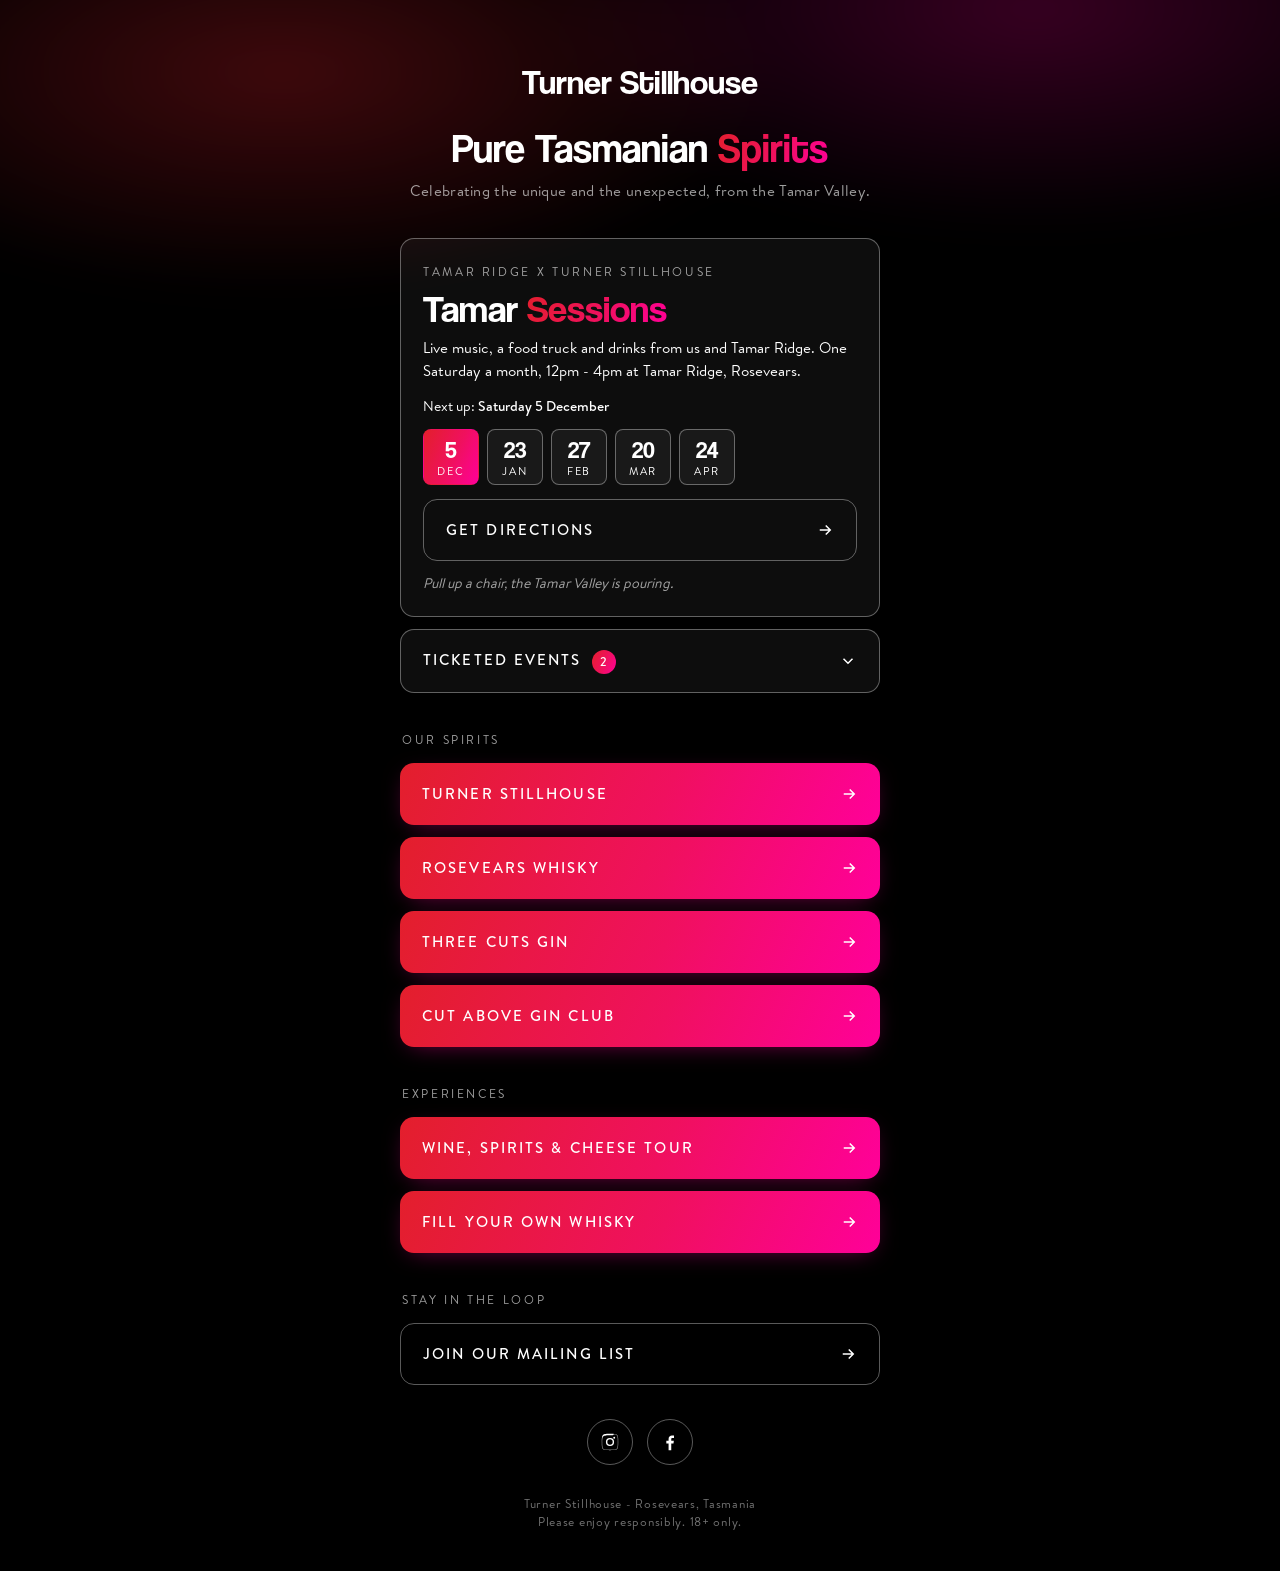
<file: index.html>
<!doctype html>
<html lang="en-AU">
<head>
<meta charset="utf-8">
<meta name="viewport" content="width=device-width, initial-scale=1, viewport-fit=cover">
<title>Turner Stillhouse | Links</title>
<meta name="description" content="Turner Stillhouse - Pure Tasmanian spirits from the Tamar Valley. Rosevears Whisky, Three Cuts Gin, experiences and upcoming events.">
<meta name="theme-color" content="#000000">
<meta property="og:title" content="Turner Stillhouse">
<meta property="og:description" content="Pure Tasmanian spirits that celebrate the unique and the unexpected.">
<link rel="icon" href="https://turnerstillhouse.com/wp-content/uploads/2025/04/logo-header.svg">
<link rel="stylesheet" href="shared/hub.css?v=20261123b">
<style>
  @font-face { font-family: "Coolvetica"; src: local("Coolvetica"), local("Coolvetica Rg"), url("fonts/coolvetica.woff2") format("woff2"); font-weight: 400; font-display: swap; }
  @font-face { font-family: "Brandon"; src: url("fonts/brandon-regular.woff2") format("woff2"); font-weight: 400; font-display: swap; }
  @font-face { font-family: "Brandon"; src: url("fonts/brandon-medium.woff2") format("woff2"); font-weight: 500 700; font-display: swap; }
  :root {
    --bg: #000000; --fg: #ffffff;
    --muted: rgba(255,255,255,.62);
    --line: rgba(255,255,255,.35);
    --card: rgba(255,255,255,.05); --card-hover: rgba(255,255,255,.1);
    --grad: linear-gradient(115deg, #e31f2c 0%, #f0105f 55%, #ff0099 100%);
    --accent-grad: var(--grad);
    --btn-fg: #ffffff; --btn-shadow: 0 6px 24px -10px rgba(255,0,153,.55);
    --chip-bg: var(--grad); --chip-fg: #ffffff;
    --head: "Coolvetica", "Helvetica Neue", Helvetica, Arial, sans-serif;
    --body: "Brandon", "Helvetica Neue", Arial, sans-serif;
  }
  body::before {
    content: ""; position: fixed; inset: -20vh -20vw auto; height: 70vh; z-index: 0; pointer-events: none;
    background: radial-gradient(40% 50% at 30% 40%, rgba(227,31,44,.28), transparent 70%), radial-gradient(40% 50% at 72% 30%, rgba(255,0,153,.22), transparent 70%);
    filter: blur(20px);
  }
  .logo { width: min(260px, 72%); }
  footer { color: rgba(255,255,255,.45); }
</style>
</head>
<body>
<main class="wrap">
  <header>
    <img class="logo" src="https://turnerstillhouse.com/wp-content/uploads/2025/04/logo-header.svg" alt="Turner Stillhouse"
         onerror="this.outerHTML='<div class=&quot;logo-fallback&quot;>Turner Stillhouse</div>'">
    <h1>Pure Tasmanian <span class="hl">Spirits</span></h1>
    <p class="tag">Celebrating the unique and the unexpected, from the Tamar Valley.</p>
  </header>

  <nav class="links" aria-label="Turner Stillhouse links">
    <!-- Tamar Sessions, promos + events come from shared/hub.js -->
    <div data-hub="sessions"></div>
    <div data-hub="promos"></div>
    <div data-hub="events" data-title="Ticketed Events"></div>

    <p class="label">Our Spirits</p>
    <a class="btn" href="https://turnerstillhouse.com/" target="_blank" rel="noopener"><span>Turner Stillhouse</span><svg class="arrow" viewBox="0 0 24 24" fill="none" stroke="currentColor" stroke-width="2" aria-hidden="true"><path d="M5 12h14M13 6l6 6-6 6"/></svg></a>
    <a class="btn" href="https://turnerstillhouse.com/our-spirits/rosevears/" target="_blank" rel="noopener"><span>Rosevears Whisky</span><svg class="arrow" viewBox="0 0 24 24" fill="none" stroke="currentColor" stroke-width="2" aria-hidden="true"><path d="M5 12h14M13 6l6 6-6 6"/></svg></a>
    <a class="btn" href="https://turnerstillhouse.com/our-spirits/three-cuts-gin-vodka/" target="_blank" rel="noopener"><span>Three Cuts Gin</span><svg class="arrow" viewBox="0 0 24 24" fill="none" stroke="currentColor" stroke-width="2" aria-hidden="true"><path d="M5 12h14M13 6l6 6-6 6"/></svg></a>
    <a class="btn" href="https://turnerstillhouse.com/cut-above-gin-club/" target="_blank" rel="noopener"><span>Cut Above Gin Club</span><svg class="arrow" viewBox="0 0 24 24" fill="none" stroke="currentColor" stroke-width="2" aria-hidden="true"><path d="M5 12h14M13 6l6 6-6 6"/></svg></a>

    <p class="label">Experiences</p>
    <a class="btn" href="https://tamarridge.rezdy.com/596770/wine-spirit-cheese-tour" target="_blank" rel="noopener"><span>Wine, Spirits &amp; Cheese Tour</span><svg class="arrow" viewBox="0 0 24 24" fill="none" stroke="currentColor" stroke-width="2" aria-hidden="true"><path d="M5 12h14M13 6l6 6-6 6"/></svg></a>
    <a class="btn" href="https://turnerstillhouse.com/shop/experience/fill-your-own-whisky-experience/" target="_blank" rel="noopener"><span>Fill Your Own Whisky</span><svg class="arrow" viewBox="0 0 24 24" fill="none" stroke="currentColor" stroke-width="2" aria-hidden="true"><path d="M5 12h14M13 6l6 6-6 6"/></svg></a>

    <p class="label">Stay in the Loop</p>
    <a class="btn ghost" href="https://turnerstillhouse.com/subscribe-2/" target="_blank" rel="noopener"><span>Join our Mailing List</span><svg class="arrow" viewBox="0 0 24 24" fill="none" stroke="currentColor" stroke-width="2" aria-hidden="true"><path d="M5 12h14M13 6l6 6-6 6"/></svg></a>
  </nav>

  <div class="social">
    <a href="https://www.instagram.com/turnerstillhouse" target="_blank" rel="noopener" aria-label="Instagram"><svg viewBox="0 0 24 24" aria-hidden="true"><path d="M12 2.2c3.2 0 3.6 0 4.8.1 1.2.1 1.8.2 2.2.4.6.2 1 .5 1.4.9.4.4.7.8.9 1.4.2.4.4 1 .4 2.2.1 1.3.1 1.6.1 4.8s0 3.6-.1 4.8c-.1 1.2-.2 1.8-.4 2.2-.2.6-.5 1-.9 1.4-.4.4-.8.7-1.4.9-.4.2-1 .4-2.2.4-1.3.1-1.6.1-4.8.1s-3.6 0-4.8-.1c-1.2-.1-1.8-.2-2.2-.4-.6-.2-1-.5-1.4-.9-.4-.4-.7-.8-.9-1.4-.2-.4-.4-1-.4-2.2C2.2 15.6 2.2 15.2 2.2 12s0-3.6.1-4.8c.1-1.2.2-1.8.4-2.2.2-.6.5-1 .9-1.4.4-.4.8-.7 1.4-.9.4-.2 1-.4 2.2-.4C8.4 2.2 8.8 2.2 12 2.2zm0 1.8c-3.1 0-3.5 0-4.7.1-1.1.1-1.7.2-2.1.4-.5.2-.9.4-1.3.8-.4.4-.6.8-.8 1.3-.2.4-.3 1-.4 2.1C2.6 9.9 2.6 10.3 2.6 12s0 3.5.1 4.7c.1 1.1.2 1.7.4 2.1.2.5.4.9.8 1.3.4.4.8.6 1.3.8.4.2 1 .3 2.1.4 1.2.1 1.6.1 4.7.1s3.5 0 4.7-.1c1.1-.1 1.7-.2 2.1-.4.5-.2.9-.4 1.3-.8.4-.4.6-.8.8-1.3.2-.4.3-1 .4-2.1.1-1.2.1-1.6.1-4.7s0-3.5-.1-4.7c-.1-1.1-.2-1.7-.4-2.1-.2-.5-.4-.9-.8-1.3-.4-.4-.8-.6-1.3-.8-.4-.2-1-.3-2.1-.4C15.5 4 15.1 4 12 4zm0 3.1a4.9 4.9 0 110 9.8 4.9 4.9 0 010-9.8zm0 8.1a3.2 3.2 0 100-6.4 3.2 3.2 0 000 6.4zm6.2-8.3a1.1 1.1 0 11-2.3 0 1.1 1.1 0 012.3 0z"/></svg></a>
    <a href="https://www.facebook.com/turnerstillhouse" target="_blank" rel="noopener" aria-label="Facebook"><svg viewBox="0 0 24 24" aria-hidden="true"><path d="M13.5 21.9v-8.1h2.7l.4-3.2h-3.1V8.6c0-.9.3-1.5 1.6-1.5h1.7V4.2c-.3 0-1.3-.1-2.4-.1-2.4 0-4.1 1.5-4.1 4.2v2.3H7.6v3.2h2.7v8.1h3.2z"/></svg></a>
  </div>

  <footer>Turner Stillhouse - Rosevears, Tasmania<br>Please enjoy responsibly. 18+ only.</footer>
</main>
<script src="shared/hub.js?v=20261123b"></script>
</body>
</html>
</file>
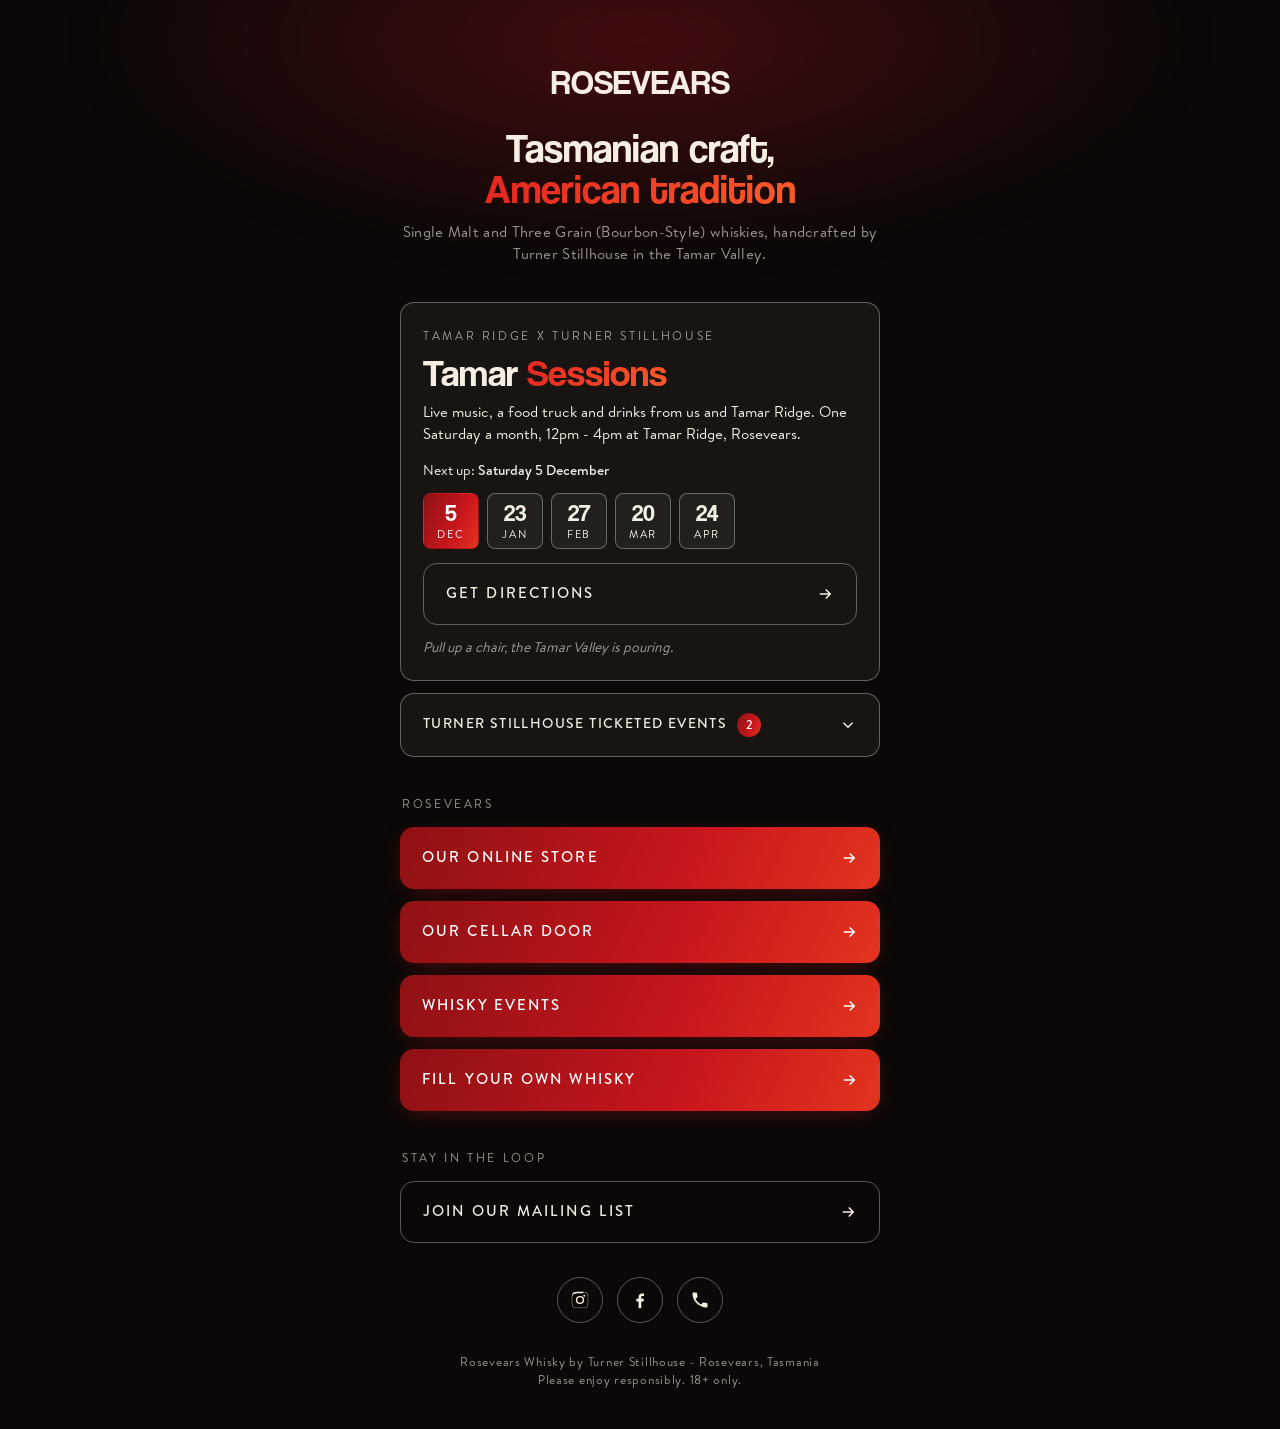
<file: rosevears-whisky/index.html>
<!doctype html>
<html lang="en-AU">
<head>
<meta charset="utf-8">
<meta name="viewport" content="width=device-width, initial-scale=1, viewport-fit=cover">
<title>Rosevears Whisky | Links</title>
<meta name="description" content="Rosevears Whisky by Turner Stillhouse - Tasmanian craftsmanship meets American tradition. Single Malt and Three Grain (Bourbon-Style) whiskies.">
<meta name="theme-color" content="#0b0807">
<meta property="og:title" content="Rosevears Whisky">
<meta property="og:description" content="Tasmanian craftsmanship meets American tradition.">
<link rel="icon" href="https://turnerstillhouse.com/wp-content/uploads/2025/05/ROSEVEARS-LOGO.png">
<link rel="stylesheet" href="../shared/hub.css?v=20261123b">
<style>
  @font-face { font-family: "Coolvetica"; src: local("Coolvetica"), local("Coolvetica Rg"), url("../fonts/coolvetica.woff2") format("woff2"); font-weight: 400; font-display: swap; }
  @font-face { font-family: "Brandon"; src: url("../fonts/brandon-regular.woff2") format("woff2"); font-weight: 400; font-display: swap; }
  @font-face { font-family: "Brandon"; src: url("../fonts/brandon-medium.woff2") format("woff2"); font-weight: 500 700; font-display: swap; }
  :root {
    --bg: #0b0807; --fg: #f6eee3;
    --muted: rgba(246,238,227,.62);
    --line: rgba(246,238,227,.35);
    --card: rgba(246,238,227,.05); --card-hover: rgba(246,238,227,.1);
    --grad: linear-gradient(115deg, #8e1114 0%, #c8161d 60%, #e3341f 100%);
    --accent-grad: linear-gradient(115deg, #e3241f, #ff5a2a);
    --btn-fg: #ffffff; --btn-shadow: 0 6px 24px -10px rgba(200,22,29,.6);
    --chip-bg: var(--grad); --chip-fg: #ffffff;
    --head: "Coolvetica", "Helvetica Neue", Helvetica, Arial, sans-serif;
    --body: "Brandon", "Helvetica Neue", Arial, sans-serif;
  }
  body::before {
    content: ""; position: fixed; inset: -20vh -20vw auto; height: 70vh; z-index: 0; pointer-events: none;
    background: radial-gradient(45% 50% at 50% 35%, rgba(200,22,29,.3), transparent 70%);
    filter: blur(20px);
  }
  .logo { width: min(250px, 70%); }
  .events summary { font-size: 14px; letter-spacing: .1em; }
</style>
</head>
<body>
<main class="wrap">
  <header>
    <img class="logo" src="https://turnerstillhouse.com/wp-content/uploads/2025/05/ROSEVEARS-LOGO.png" alt="Rosevears Whisky"
         onerror="this.outerHTML='<div class=&quot;logo-fallback&quot;>ROSEVEARS</div>'">
    <h1>Tasmanian craft,<br><span class="hl">American tradition</span></h1>
    <p class="tag">Single Malt and Three Grain (Bourbon-Style) whiskies, handcrafted by Turner Stillhouse in the Tamar Valley.</p>
  </header>

  <nav class="links" aria-label="Rosevears Whisky links">
    <!-- Tamar Sessions, promos + events come from ../shared/hub.js -->
    <div data-hub="sessions"></div>
    <div data-hub="promos"></div>
    <div data-hub="events" data-title="Turner Stillhouse Ticketed Events"></div>

    <p class="label">Rosevears</p>
    <a class="btn" href="https://turnerstillhouse.com/our-spirits/rosevears/" target="_blank" rel="noopener"><span>Our Online Store</span><svg class="arrow" viewBox="0 0 24 24" fill="none" stroke="currentColor" stroke-width="2" aria-hidden="true"><path d="M5 12h14M13 6l6 6-6 6"/></svg></a>
    <a class="btn" href="https://turnerstillhouse.com/" target="_blank" rel="noopener"><span>Our Cellar Door</span><svg class="arrow" viewBox="0 0 24 24" fill="none" stroke="currentColor" stroke-width="2" aria-hidden="true"><path d="M5 12h14M13 6l6 6-6 6"/></svg></a>
    <a class="btn" href="https://turnerstillhouse.com/distillery-experiences/events/" target="_blank" rel="noopener"><span>Whisky Events</span><svg class="arrow" viewBox="0 0 24 24" fill="none" stroke="currentColor" stroke-width="2" aria-hidden="true"><path d="M5 12h14M13 6l6 6-6 6"/></svg></a>
    <a class="btn" href="https://turnerstillhouse.com/shop/experience/fill-your-own-whisky-experience/" target="_blank" rel="noopener"><span>Fill Your Own Whisky</span><svg class="arrow" viewBox="0 0 24 24" fill="none" stroke="currentColor" stroke-width="2" aria-hidden="true"><path d="M5 12h14M13 6l6 6-6 6"/></svg></a>

    <p class="label">Stay in the Loop</p>
    <a class="btn ghost" href="https://turnerstillhouse.com/subscribe-2/" target="_blank" rel="noopener"><span>Join our Mailing List</span><svg class="arrow" viewBox="0 0 24 24" fill="none" stroke="currentColor" stroke-width="2" aria-hidden="true"><path d="M5 12h14M13 6l6 6-6 6"/></svg></a>
  </nav>

  <div class="social">
    <a href="https://www.instagram.com/rosevearswhisky" target="_blank" rel="noopener" aria-label="Instagram"><svg viewBox="0 0 24 24" aria-hidden="true"><path d="M12 2.2c3.2 0 3.6 0 4.8.1 1.2.1 1.8.2 2.2.4.6.2 1 .5 1.4.9.4.4.7.8.9 1.4.2.4.4 1 .4 2.2.1 1.3.1 1.6.1 4.8s0 3.6-.1 4.8c-.1 1.2-.2 1.8-.4 2.2-.2.6-.5 1-.9 1.4-.4.4-.8.7-1.4.9-.4.2-1 .4-2.2.4-1.3.1-1.6.1-4.8.1s-3.6 0-4.8-.1c-1.2-.1-1.8-.2-2.2-.4-.6-.2-1-.5-1.4-.9-.4-.4-.7-.8-.9-1.4-.2-.4-.4-1-.4-2.2C2.2 15.6 2.2 15.2 2.2 12s0-3.6.1-4.8c.1-1.2.2-1.8.4-2.2.2-.6.5-1 .9-1.4.4-.4.8-.7 1.4-.9.4-.2 1-.4 2.2-.4C8.4 2.2 8.8 2.2 12 2.2zm0 1.8c-3.1 0-3.5 0-4.7.1-1.1.1-1.7.2-2.1.4-.5.2-.9.4-1.3.8-.4.4-.6.8-.8 1.3-.2.4-.3 1-.4 2.1C2.6 9.9 2.6 10.3 2.6 12s0 3.5.1 4.7c.1 1.1.2 1.7.4 2.1.2.5.4.9.8 1.3.4.4.8.6 1.3.8.4.2 1 .3 2.1.4 1.2.1 1.6.1 4.7.1s3.5 0 4.7-.1c1.1-.1 1.7-.2 2.1-.4.5-.2.9-.4 1.3-.8.4-.4.6-.8.8-1.3.2-.4.3-1 .4-2.1.1-1.2.1-1.6.1-4.7s0-3.5-.1-4.7c-.1-1.1-.2-1.7-.4-2.1-.2-.5-.4-.9-.8-1.3-.4-.4-.8-.6-1.3-.8-.4-.2-1-.3-2.1-.4C15.5 4 15.1 4 12 4zm0 3.1a4.9 4.9 0 110 9.8 4.9 4.9 0 010-9.8zm0 8.1a3.2 3.2 0 100-6.4 3.2 3.2 0 000 6.4zm6.2-8.3a1.1 1.1 0 11-2.3 0 1.1 1.1 0 012.3 0z"/></svg></a>
    <a href="https://www.facebook.com/rosevearswhisky" target="_blank" rel="noopener" aria-label="Facebook"><svg viewBox="0 0 24 24" aria-hidden="true"><path d="M13.5 21.9v-8.1h2.7l.4-3.2h-3.1V8.6c0-.9.3-1.5 1.6-1.5h1.7V4.2c-.3 0-1.3-.1-2.4-.1-2.4 0-4.1 1.5-4.1 4.2v2.3H7.6v3.2h2.7v8.1h3.2z"/></svg></a>
    <a href="tel:0367761414" aria-label="Call (03) 6776 1414"><svg viewBox="0 0 24 24" aria-hidden="true"><path d="M6.6 10.8a15.1 15.1 0 006.6 6.6l2.2-2.2c.3-.3.7-.4 1-.2 1.1.4 2.3.6 3.6.6.6 0 1 .4 1 1V20c0 .6-.4 1-1 1A17 17 0 013 4c0-.6.4-1 1-1h3.5c.6 0 1 .4 1 1 0 1.3.2 2.5.6 3.6.1.3 0 .7-.2 1l-2.3 2.2z"/></svg></a>
  </div>

  <footer>Rosevears Whisky by Turner Stillhouse - Rosevears, Tasmania<br>Please enjoy responsibly. 18+ only.</footer>
</main>
<script src="../shared/hub.js?v=20261123b"></script>
</body>
</html>
</file>
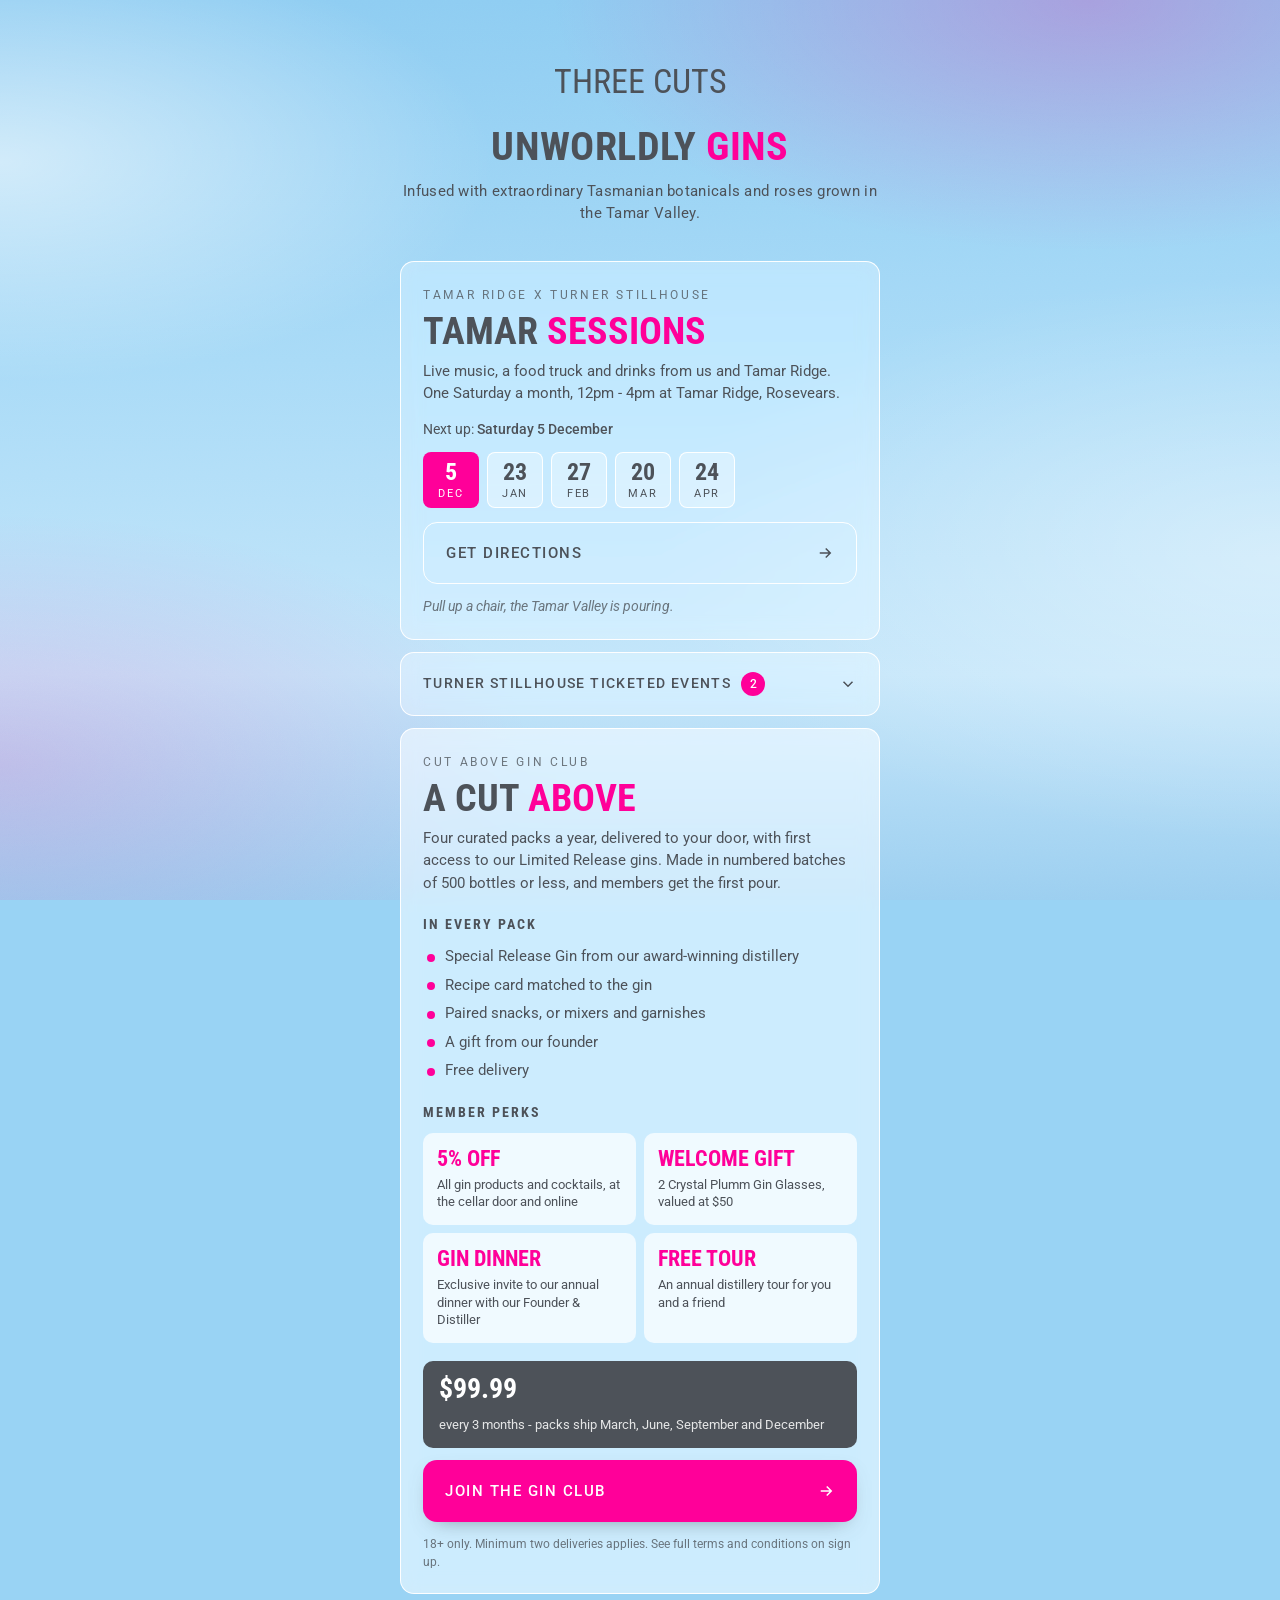
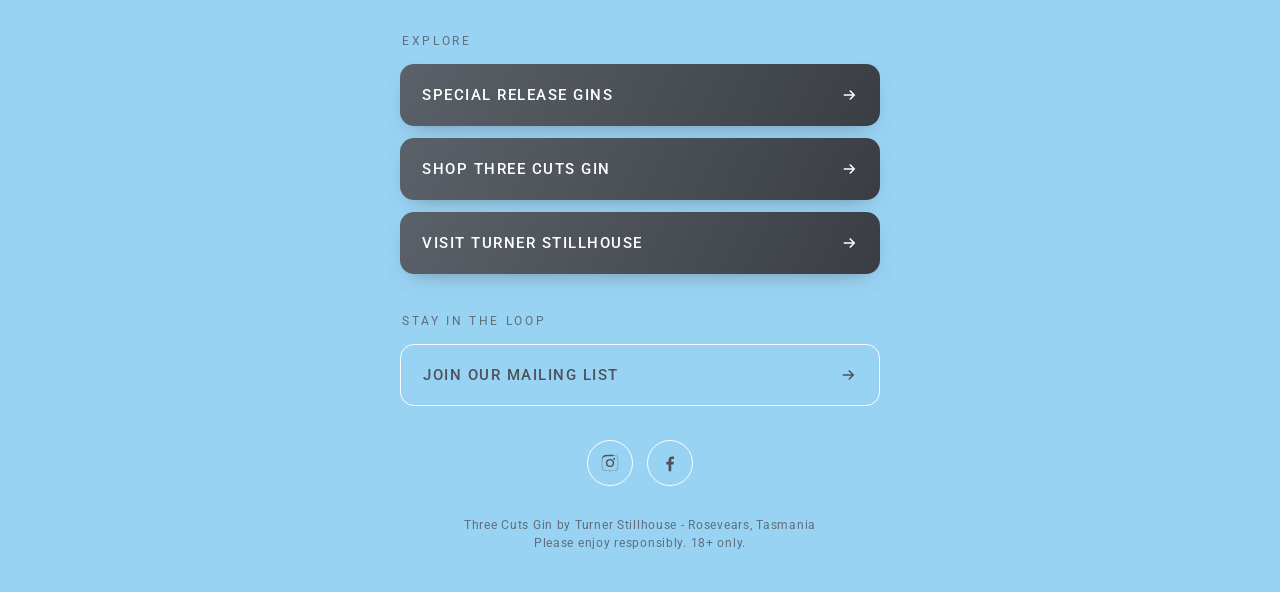
<file: three-cuts-gin/index.html>
<!doctype html>
<html lang="en-AU">
<head>
<meta charset="utf-8">
<meta name="viewport" content="width=device-width, initial-scale=1, viewport-fit=cover">
<title>Three Cuts Gin | Links</title>
<meta name="description" content="Three Cuts Gin by Turner Stillhouse - unworldly gins infused with Tasmanian botanicals and roses grown in the Tamar Valley.">
<meta name="theme-color" content="#99d3f4">
<meta property="og:title" content="Three Cuts Gin">
<meta property="og:description" content="Unworldly gins infused with extraordinary Tasmanian botanicals and roses grown in the Tamar Valley.">
<link rel="icon" href="https://turnerstillhouse.com/wp-content/uploads/2025/04/three-cuts-turner-logo.png">
<link rel="preconnect" href="https://fonts.googleapis.com">
<link rel="preconnect" href="https://fonts.gstatic.com" crossorigin>
<link href="https://fonts.googleapis.com/css2?family=Roboto+Condensed:wght@700&family=Roboto:ital,wght@0,400;0,500;1,400&display=swap" rel="stylesheet">
<link rel="stylesheet" href="../shared/hub.css?v=20261123b">
<style>
  :root {
    --charcoal: #4d5259; --grey: #94969d; --blue: #99d3f4; --pink: #ff0099;
    --bg: var(--blue); --fg: var(--charcoal);
    --muted: rgba(77,82,89,.78);
    --line: rgba(255,255,255,.95);
    --card: rgba(255,255,255,.32); --card-hover: rgba(255,255,255,.55);
    --grad: linear-gradient(115deg, #4d5259, #3d4147);
    --accent-grad: linear-gradient(115deg, #ff0099, #ff0099);
    --btn-fg: #ffffff; --btn-shadow: 0 8px 22px -12px rgba(77,82,89,.7);
    --chip-bg: var(--pink); --chip-fg: #ffffff;
    --head: "Roboto Condensed", "Arial Narrow", Arial, sans-serif; --head-weight: 700;
    --body: "Roboto", Arial, sans-serif;
  }
  body { background: #99d3f4; }
  body::before {
    content: ""; position: fixed; inset: 0; z-index: 0; pointer-events: none;
    background-image:
      radial-gradient(60% 40% at 85% 0%, rgba(255,0,153,.22), transparent 70%),
      radial-gradient(55% 35% at 0% 18%, rgba(255,255,255,.55), transparent 70%),
      radial-gradient(70% 45% at 100% 62%, rgba(255,255,255,.4), transparent 70%),
      radial-gradient(60% 40% at 0% 85%, rgba(255,0,153,.14), transparent 70%),
      linear-gradient(180deg, #8fcdf2 0%, #a9dbf7 40%, #c4e6fa 75%, #9ccff0 100%);
  }
  /* fine grain texture */
  body::after {
    content: ""; position: fixed; inset: 0; z-index: 0; pointer-events: none; opacity: .22; mix-blend-mode: soft-light;
    background-image: url("data:image/svg+xml,%3Csvg xmlns='http://www.w3.org/2000/svg' width='220' height='220'%3E%3Cfilter id='n'%3E%3CfeTurbulence type='fractalNoise' baseFrequency='.85' numOctaves='3' stitchTiles='stitch'/%3E%3CfeColorMatrix values='0 0 0 0 0.3 0 0 0 0 0.32 0 0 0 0 0.35 0 0 0 .9 0'/%3E%3C/filter%3E%3Crect width='100%25' height='100%25' filter='url(%23n)'/%3E%3C/svg%3E");
  }
  .box { -webkit-backdrop-filter: blur(10px) saturate(1.2); backdrop-filter: blur(10px) saturate(1.2); }
  .btn:not(.ghost) { background: linear-gradient(115deg, #5b6168 0%, #4d5259 45%, #3a3e44 100%); }
  .club .btn { background: linear-gradient(115deg, #ff0099 0%, #ff2fa8 50%, #e6008a 100%); }
  .logo { width: 150px; }
  h1 { text-transform: uppercase; letter-spacing: .01em; }
  .tag { color: var(--charcoal); }
  .btn, .events summary { letter-spacing: .1em; }
  .event:hover .tix { background: var(--charcoal); color: #fff; border-color: var(--charcoal); }
  .copy { background: var(--charcoal); color: #fff; }
  .code { border-color: var(--charcoal); }
  .promo h2, .club h2 { text-transform: uppercase; }

  /* Gin Club feature */
  .club { background: rgba(255,255,255,.55); }
  .club .lede { color: var(--charcoal); }
  .club h3 { font-family: var(--head); font-weight: 700; font-size: 14px; letter-spacing: .14em; text-transform: uppercase; margin-top: 20px; }
  .pack { list-style: none; margin-top: 10px; display: grid; gap: 6px; }
  .pack li { position: relative; padding-left: 22px; font-size: 15px; }
  .pack li::before { content: ""; position: absolute; left: 4px; top: .55em; width: 8px; height: 8px; border-radius: 50%; background: var(--pink); }
  .perks { display: grid; grid-template-columns: 1fr 1fr; gap: 8px; margin-top: 10px; }
  .perk { padding: 14px; border-radius: 10px; background: rgba(255,255,255,.7); }
  .perk b { display: block; font-family: var(--head); font-weight: 700; font-size: 22px; line-height: 1.05; text-transform: uppercase; color: var(--pink); }
  .perk span { display: block; margin-top: 6px; font-size: 13px; line-height: 1.35; }
  .price { display: flex; align-items: baseline; justify-content: space-between; gap: 12px; flex-wrap: wrap; margin-top: 18px; padding: 14px 16px; border-radius: 10px; background: var(--charcoal); color: #fff; }
  .price strong { font-family: var(--head); font-weight: 700; font-size: 28px; line-height: 1; }
  .price small { font-size: 13px; opacity: .85; }
  .club .btn { margin-top: 12px; background: var(--pink); }
  @media (max-width: 360px) { .perks { grid-template-columns: 1fr; } }
  .events summary { font-size: 14px; letter-spacing: .1em; }
</style>
</head>
<body>
<main class="wrap">
  <header>
    <img class="logo" src="https://turnerstillhouse.com/wp-content/uploads/2025/04/three-cuts-turner-logo.png" alt="Three Cuts Gin"
         onerror="this.outerHTML='<div class=&quot;logo-fallback&quot;>THREE CUTS</div>'">
    <h1>Unworldly <span class="hl">Gins</span></h1>
    <p class="tag">Infused with extraordinary Tasmanian botanicals and roses grown in the Tamar Valley.</p>
  </header>

  <nav class="links" aria-label="Three Cuts Gin links">
    <!-- Tamar Sessions, promos + events come from ../shared/hub.js -->
    <div data-hub="sessions"></div>
    <div data-hub="promos"></div>
    <div data-hub="events" data-title="Turner Stillhouse Ticketed Events"></div>

    <section class="box promo club" aria-labelledby="club-title">
      <p class="kicker">Cut Above Gin Club</p>
      <h2 id="club-title">A Cut <span class="hl">Above</span></h2>
      <p class="lede">Four curated packs a year, delivered to your door, with first access to our Limited Release gins. Made in numbered batches of 500 bottles or less, and members get the first pour.</p>

      <h3>In every pack</h3>
      <ul class="pack">
        <li>Special Release Gin from our award-winning distillery</li>
        <li>Recipe card matched to the gin</li>
        <li>Paired snacks, or mixers and garnishes</li>
        <li>A gift from our founder</li>
        <li>Free delivery</li>
      </ul>

      <h3>Member perks</h3>
      <div class="perks">
        <div class="perk"><b>5% off</b><span>All gin products and cocktails, at the cellar door and online</span></div>
        <div class="perk"><b>Welcome gift</b><span>2 Crystal Plumm Gin Glasses, valued at $50</span></div>
        <div class="perk"><b>Gin Dinner</b><span>Exclusive invite to our annual dinner with our Founder &amp; Distiller</span></div>
        <div class="perk"><b>Free tour</b><span>An annual distillery tour for you and a friend</span></div>
      </div>

      <div class="price"><strong>$99.99</strong><small>every 3 months - packs ship March, June, September and December</small></div>
      <a class="btn" href="https://turnerstillhouse.com/cut-above-gin-club/" target="_blank" rel="noopener"><span>Join the Gin Club</span><svg class="arrow" viewBox="0 0 24 24" fill="none" stroke="currentColor" stroke-width="2" aria-hidden="true"><path d="M5 12h14M13 6l6 6-6 6"/></svg></a>
      <p class="fine">18+ only. Minimum two deliveries applies. See full terms and conditions on sign up.</p>
    </section>

    <p class="label">Explore</p>
    <a class="btn" href="https://turnerstillhouse.com/our-spirits/special-release-gins/" target="_blank" rel="noopener"><span>Special Release Gins</span><svg class="arrow" viewBox="0 0 24 24" fill="none" stroke="currentColor" stroke-width="2" aria-hidden="true"><path d="M5 12h14M13 6l6 6-6 6"/></svg></a>
    <a class="btn" href="https://turnerstillhouse.com/our-spirits/three-cuts-gin-vodka/" target="_blank" rel="noopener"><span>Shop Three Cuts Gin</span><svg class="arrow" viewBox="0 0 24 24" fill="none" stroke="currentColor" stroke-width="2" aria-hidden="true"><path d="M5 12h14M13 6l6 6-6 6"/></svg></a>
    <a class="btn" href="https://turnerstillhouse.com/" target="_blank" rel="noopener"><span>Visit Turner Stillhouse</span><svg class="arrow" viewBox="0 0 24 24" fill="none" stroke="currentColor" stroke-width="2" aria-hidden="true"><path d="M5 12h14M13 6l6 6-6 6"/></svg></a>

    <p class="label">Stay in the Loop</p>
    <a class="btn ghost" href="https://turnerstillhouse.com/subscribe-2/" target="_blank" rel="noopener"><span>Join our Mailing List</span><svg class="arrow" viewBox="0 0 24 24" fill="none" stroke="currentColor" stroke-width="2" aria-hidden="true"><path d="M5 12h14M13 6l6 6-6 6"/></svg></a>
  </nav>

  <div class="social">
    <a href="https://www.instagram.com/threecutsgin" target="_blank" rel="noopener" aria-label="Instagram"><svg viewBox="0 0 24 24" aria-hidden="true"><path d="M12 2.2c3.2 0 3.6 0 4.8.1 1.2.1 1.8.2 2.2.4.6.2 1 .5 1.4.9.4.4.7.8.9 1.4.2.4.4 1 .4 2.2.1 1.3.1 1.6.1 4.8s0 3.6-.1 4.8c-.1 1.2-.2 1.8-.4 2.2-.2.6-.5 1-.9 1.4-.4.4-.8.7-1.4.9-.4.2-1 .4-2.2.4-1.3.1-1.6.1-4.8.1s-3.6 0-4.8-.1c-1.2-.1-1.8-.2-2.2-.4-.6-.2-1-.5-1.4-.9-.4-.4-.7-.8-.9-1.4-.2-.4-.4-1-.4-2.2C2.2 15.6 2.2 15.2 2.2 12s0-3.6.1-4.8c.1-1.2.2-1.8.4-2.2.2-.6.5-1 .9-1.4.4-.4.8-.7 1.4-.9.4-.2 1-.4 2.2-.4C8.4 2.2 8.8 2.2 12 2.2zm0 1.8c-3.1 0-3.5 0-4.7.1-1.1.1-1.7.2-2.1.4-.5.2-.9.4-1.3.8-.4.4-.6.8-.8 1.3-.2.4-.3 1-.4 2.1C2.6 9.9 2.6 10.3 2.6 12s0 3.5.1 4.7c.1 1.1.2 1.7.4 2.1.2.5.4.9.8 1.3.4.4.8.6 1.3.8.4.2 1 .3 2.1.4 1.2.1 1.6.1 4.7.1s3.5 0 4.7-.1c1.1-.1 1.7-.2 2.1-.4.5-.2.9-.4 1.3-.8.4-.4.6-.8.8-1.3.2-.4.3-1 .4-2.1.1-1.2.1-1.6.1-4.7s0-3.5-.1-4.7c-.1-1.1-.2-1.7-.4-2.1-.2-.5-.4-.9-.8-1.3-.4-.4-.8-.6-1.3-.8-.4-.2-1-.3-2.1-.4C15.5 4 15.1 4 12 4zm0 3.1a4.9 4.9 0 110 9.8 4.9 4.9 0 010-9.8zm0 8.1a3.2 3.2 0 100-6.4 3.2 3.2 0 000 6.4zm6.2-8.3a1.1 1.1 0 11-2.3 0 1.1 1.1 0 012.3 0z"/></svg></a>
    <a href="https://www.facebook.com/threecutsgin" target="_blank" rel="noopener" aria-label="Facebook"><svg viewBox="0 0 24 24" aria-hidden="true"><path d="M13.5 21.9v-8.1h2.7l.4-3.2h-3.1V8.6c0-.9.3-1.5 1.6-1.5h1.7V4.2c-.3 0-1.3-.1-2.4-.1-2.4 0-4.1 1.5-4.1 4.2v2.3H7.6v3.2h2.7v8.1h3.2z"/></svg></a>
  </div>

  <footer>Three Cuts Gin by Turner Stillhouse - Rosevears, Tasmania<br>Please enjoy responsibly. 18+ only.</footer>
</main>
<script src="../shared/hub.js?v=20261123b"></script>
</body>
</html>
</file>
<file: shared/hub.css>
/* Shared styles for every Turner Stillhouse link page.
   Each page sets its own brand via the CSS variables in its <style> block. */
* { box-sizing: border-box; margin: 0; padding: 0; }
html { -webkit-text-size-adjust: 100%; }
body {
  min-height: 100vh; background: var(--bg); color: var(--fg);
  font-family: var(--body); font-size: 16px; line-height: 1.5;
  -webkit-font-smoothing: antialiased; overflow-x: hidden;
}
a { color: inherit; text-decoration: none; }
.wrap { position: relative; z-index: 1; width: 100%; max-width: 520px; margin: 0 auto; padding: 56px 20px 40px; }

header { text-align: center; margin-bottom: 36px; }
.logo { display: block; height: auto; margin: 0 auto 28px; }
.logo-fallback { font-family: var(--head); font-size: 34px; margin-bottom: 20px; }
h1 { font-family: var(--head); font-weight: var(--head-weight, 400); font-size: clamp(30px, 8vw, 40px); line-height: 1.02; }
.hl { background: var(--accent-grad); -webkit-background-clip: text; background-clip: text; color: transparent; }
.tag { margin-top: 12px; color: var(--muted); font-size: 15px; letter-spacing: .02em; }

.links { display: grid; gap: 12px; }
.label { margin: 26px 2px 2px; font-size: 12px; letter-spacing: .22em; text-transform: uppercase; color: var(--muted); }

/* Buttons */
.btn {
  display: flex; align-items: center; justify-content: space-between; gap: 14px;
  min-height: 62px; padding: 14px 22px; border-radius: 14px;
  background: var(--grad); color: var(--btn-fg);
  font-weight: 500; font-size: 15px; letter-spacing: .14em; text-transform: uppercase;
  transition: filter .3s ease, transform .2s ease, box-shadow .3s ease;
  box-shadow: var(--btn-shadow, none);
}
.btn .arrow { flex: none; width: 18px; height: 18px; transition: transform .25s ease; }
.btn:hover, .btn:focus-visible { filter: brightness(1.1) saturate(1.05); transform: translateY(-2px); }
.btn:hover .arrow, .btn:focus-visible .arrow { transform: translateX(4px); }
.btn:focus-visible { outline: 2px solid var(--fg); outline-offset: 3px; }
.btn.ghost { background: transparent; color: var(--fg); border: 1px solid var(--line); box-shadow: none; }
.btn.ghost:hover, .btn.ghost:focus-visible { filter: none; background: var(--card); border-color: var(--fg); }

/* Outlined box (events, promos, features) */
.box { border-radius: 14px; border: 1px solid var(--line); background: var(--card); }

/* Ticketed events accordion */
.events { overflow: hidden; }
.events summary {
  list-style: none; cursor: pointer; display: flex; align-items: center; justify-content: space-between; gap: 14px;
  min-height: 62px; padding: 14px 22px; font-weight: 500; font-size: 15px; letter-spacing: .14em; text-transform: uppercase;
}
.events summary > span { flex: 1; min-width: 0; }
.events summary::-webkit-details-marker { display: none; }
.events summary:hover { background: var(--card); }
.events summary:focus-visible { outline: 2px solid var(--fg); outline-offset: -2px; }
.count { display: inline-grid; place-items: center; min-width: 24px; height: 24px; padding: 0 7px; margin-left: 10px; border-radius: 99px; background: var(--chip-bg); color: var(--chip-fg); font-size: 12px; letter-spacing: 0; vertical-align: middle; }
.chev { flex: 0 0 18px; width: 18px; height: 18px; overflow: visible; transition: transform .3s ease; }
.events[open] .chev { transform: rotate(180deg); }
.event-list { display: grid; gap: 10px; padding: 4px 12px 12px; }
.event { display: grid; grid-template-columns: 58px 1fr auto; align-items: center; gap: 14px; padding: 12px; border-radius: 10px; background: var(--card); transition: background .25s ease, transform .2s ease; }
.event:hover, .event:focus-visible { background: var(--card-hover); transform: translateY(-1px); }
.event:focus-visible { outline: 2px solid var(--fg); outline-offset: 2px; }
.date { display: grid; place-items: center; align-content: center; height: 58px; border-radius: 8px; background: var(--chip-bg); color: var(--chip-fg); text-align: center; line-height: 1; }
.date b { font-family: var(--head); font-weight: var(--head-weight, 400); font-size: 24px; }
.date i { font-style: normal; font-size: 11px; letter-spacing: .16em; text-transform: uppercase; margin-top: 4px; }
.event h3 { font-family: var(--head); font-weight: var(--head-weight, 400); font-size: 18px; line-height: 1.15; }
.event p { font-size: 13px; color: var(--muted); margin-top: 3px; line-height: 1.35; }
.tix { font-size: 11px; font-weight: 500; letter-spacing: .16em; text-transform: uppercase; padding: 8px 12px; border-radius: 99px; border: 1px solid var(--line); white-space: nowrap; }
.event:hover .tix { background: var(--fg); color: var(--bg); border-color: var(--fg); }

/* Promo / feature boxes */
.promo { padding: 24px 22px 22px; }
.kicker { font-size: 12px; letter-spacing: .22em; text-transform: uppercase; color: var(--muted); }
.promo h2 { font-family: var(--head); font-weight: var(--head-weight, 400); font-size: clamp(30px, 8vw, 38px); line-height: 1; margin-top: 8px; }
.lede { margin-top: 10px; font-size: 15px; }
.tiers { list-style: none; display: grid; gap: 8px; margin-top: 16px; }
.tiers li { display: flex; align-items: center; justify-content: space-between; gap: 12px; padding: 12px 14px; border-radius: 10px; background: var(--card); font-size: 15px; letter-spacing: .04em; }
.tiers li b { font-family: var(--head); font-weight: var(--head-weight, 400); font-size: 22px; line-height: 1; white-space: nowrap; }
.note { margin-top: 12px; font-size: 14px; }
.code { display: flex; align-items: center; justify-content: space-between; gap: 12px; margin-top: 16px; padding: 10px 10px 10px 16px; border-radius: 10px; border: 1px dashed var(--line); }
.code span { font-size: 12px; letter-spacing: .18em; text-transform: uppercase; color: var(--muted); }
.code strong { display: block; font-family: var(--head); font-weight: var(--head-weight, 400); font-size: 24px; letter-spacing: .06em; }
.copy { flex: none; cursor: pointer; border: 0; border-radius: 99px; padding: 10px 16px; background: var(--fg); color: var(--bg); font-family: var(--body); font-weight: 500; font-size: 12px; letter-spacing: .16em; text-transform: uppercase; }
.copy:hover { filter: brightness(.9); }
.copy:focus-visible { outline: 2px solid var(--fg); outline-offset: 3px; }
.promo .btn { margin-top: 14px; }
.fine { margin-top: 14px; font-size: 12px; line-height: 1.45; color: var(--muted); }
.sign { margin-top: 12px; font-size: 14px; font-style: italic; color: var(--muted); }

/* Stallholder tag on events */
.ev-tag { display: block; font-style: normal; font-size: 10px; font-weight: 500; letter-spacing: .18em; text-transform: uppercase; color: var(--muted); margin-bottom: 3px; }

/* Tamar Sessions */
.sess-next { margin-top: 14px; font-size: 14px; }
.sess-next b { font-weight: 500; }
.sess-dates { list-style: none; display: flex; flex-wrap: wrap; gap: 8px; margin-top: 12px; }
.sess-dates .date { width: 56px; height: 56px; background: var(--card); color: var(--fg); border: 1px solid var(--line); }
.sess-dates .next .date { background: var(--chip-bg); color: var(--chip-fg); border-color: transparent; }

.social { display: flex; justify-content: center; gap: 14px; margin-top: 34px; }
.social a { display: grid; place-items: center; width: 46px; height: 46px; border-radius: 50%; border: 1px solid var(--line); transition: background .25s ease, color .25s ease; }
.social a:hover, .social a:focus-visible { background: var(--grad); color: var(--btn-fg); border-color: transparent; }
.social svg { width: 20px; height: 20px; fill: currentColor; }
footer { text-align: center; margin-top: 30px; font-size: 12px; color: var(--muted); letter-spacing: .06em; }

@media (max-width: 400px) {
  .wrap { padding: 44px 16px 32px; }
  .btn, .events summary { padding: 14px 18px; font-size: 14px; letter-spacing: .12em; }
  .event { grid-template-columns: 52px 1fr; }
  .date { height: 52px; }
  .tix { grid-column: 2; justify-self: start; padding: 6px 10px; }
}
@media (prefers-reduced-motion: reduce) { * { transition: none !important; } }
</file>
